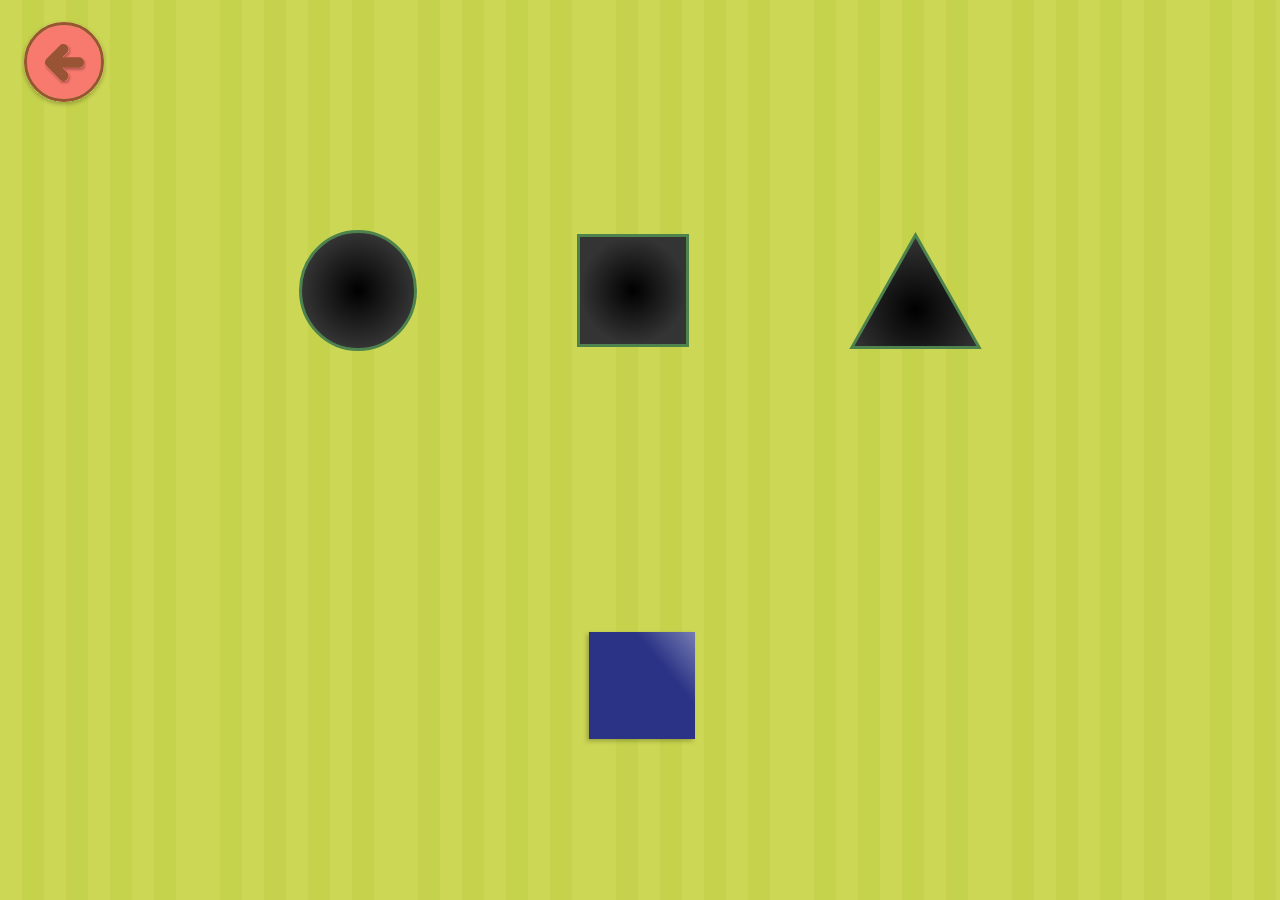
<file: drag-drop.html>
<html>

<head>
  <meta charset="UTF-8">
  <meta http-equiv="X-UA-Compatible" content="IE=edge">
  <meta name="viewport" content="width=device-width, initial-scale=1.0">
  <title>GeoPlay</title>
  <link rel="shortcut icon" href="assets/interface/favicon.ico" type="image/x-icon" />
  <link rel="stylesheet" href="css/drag-drop.css">
</head>

<body ontouchstart="dragStart(event)" ontouchmove="drag(event)" ontouchend="drop(event)">
  <a href="selecaoJogos.html">
    <img class="voltar" src="assets/interface/toBack.svg" alt="">
  </a>
  <div class="conteudo">
    <div class="drops">
      <div class="dropzone circulo">
        <img class="" src="img/circulo.svg" alt="">
      </div>
      <div class="dropzone quadrado">
        <img class="" src="img/quadrado.svg" alt="">
      </div>
      <div class="dropzone triangulo">
        <img class="" src="img/triangulo.svg" alt="">
      </div>
    </div>

    <div class="forma float">

    </div>
  </div>

  <audio class="audio-acerto" src="assets/audio/correct.mp3"></audio>
  <audio class="audio-erro" src="assets/audio/error.wav"></audio>

  <script src="scripts/dragdrop.js"></script>
</body>

</html>
</file>
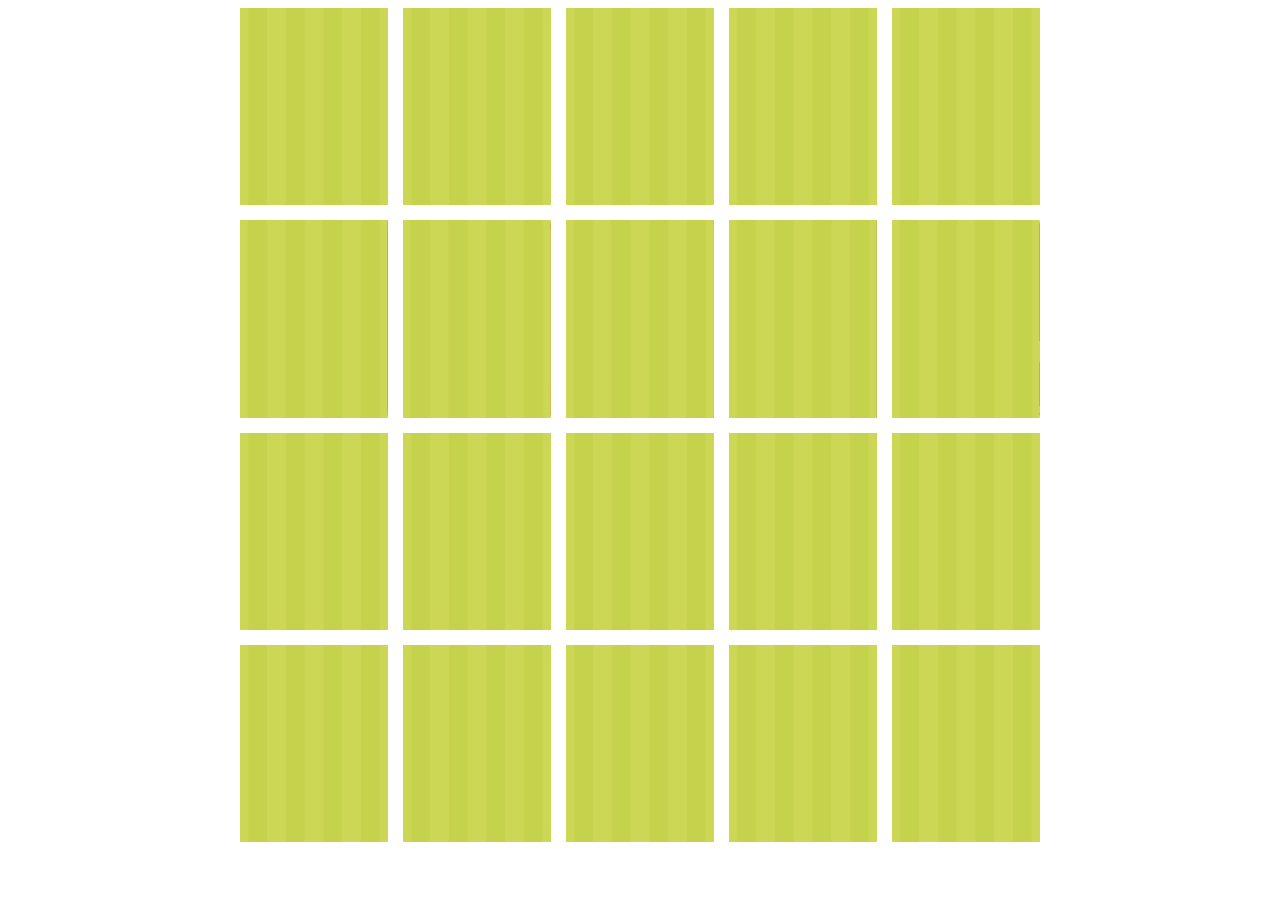
<file: memoria.html>
<!DOCTYPE html>
<html lang="pt-br">

<head>
  <meta charset="UTF-8">
  <meta http-equiv="X-UA-Compatible" content="IE=edge">
  <meta name="viewport" content="width=device-width, initial-scale=1.0">
  <link rel="stylesheet" href="css/memoria.css">

  <script defer src="scripts/memoria.js"></script>
  <title>Jogo da Memória</title>
</head>

<body>
  <div class="grid"></div>
</body>

</html>
</file>
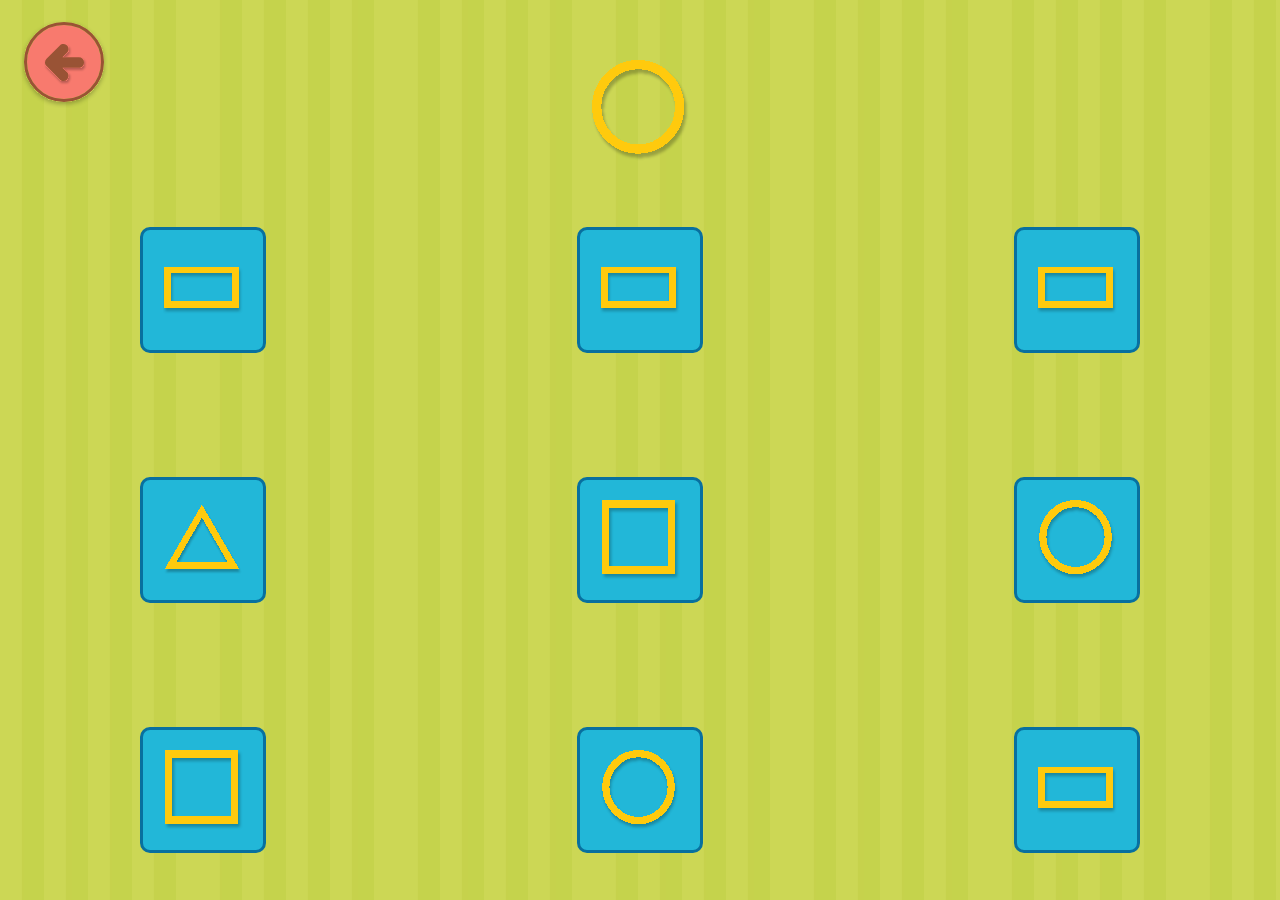
<file: selecaoFormas.html>
<!DOCTYPE html>
<html lang="pt-br">

<head>
  <meta charset="UTF-8">
  <meta http-equiv="X-UA-Compatible" content="IE=edge">
  <meta name="viewport" content="width=device-width, initial-scale=1.0">
  <title>GeoPlay</title>
  <link rel="shortcut icon" href="assets/interface/favicon.ico" type="image/x-icon" />
  <link rel="stylesheet" href="css/selecaoFormas.css">
</head>

<body>
  <a href="selecaoJogos.html">
    <img class="voltar" src="assets/interface/toBack.svg" alt="">
  </a>
  <div class="layout">
    <div class="botao" id="referencia">

    </div>
  </div>

  <div class="grid">
    <!-- ver um jeito de chamar o svg-->
  </div>


  <audio class="erro-audio" src="assets/audio/error.wav"></audio>
  <audio class="correto-audio" src="assets/audio/correct.mp3"></audio>
  <script src="scripts/selecaoFormas.js"></script>
</body>

</html>
</file>
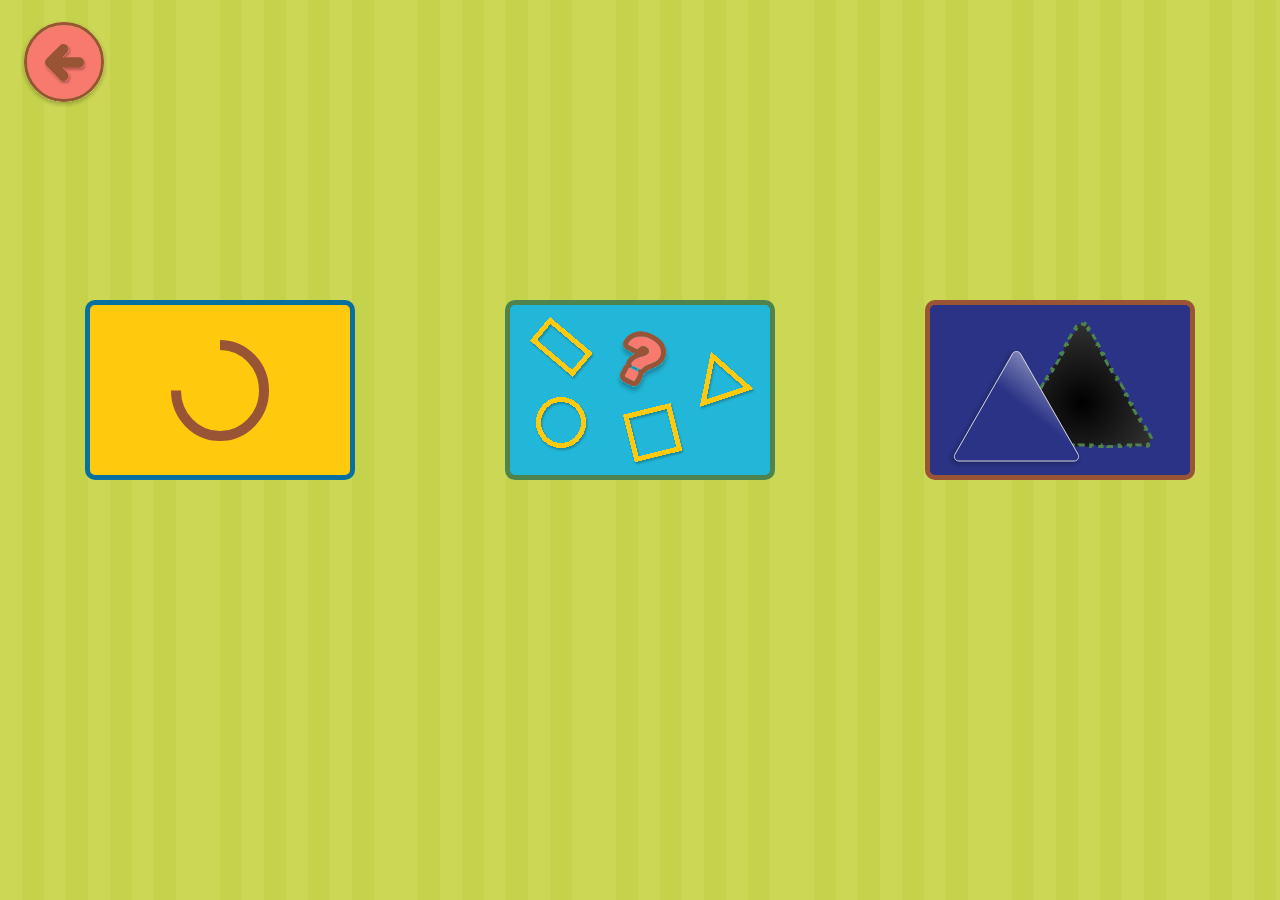
<file: selecaoJogos.html>
<!DOCTYPE html>
<html lang="pt-br">

<head>
  <meta charset="UTF-8">
  <meta http-equiv="X-UA-Compatible" content="IE=edge">
  <meta name="viewport" content="width=device-width, initial-scale=1.0">
  <title>GeoPlay - Jogos</title>
  <link rel="shortcut icon" href="assets/interface/favicon.ico" type="image/x-icon" />
  <link rel="stylesheet" href="css/selecaoJogos.css">
</head>

<body>
  <div>
    <a href="index.html">
      <img class="voltar" src="assets/interface/toBack.svg" alt="">
    </a>
  </div>
  <div class="conteudo">
    <div class='miniatura'><a href="drawShape.html"><img src="assets/miniaturas/jogo1.svg" alt=""></a></div>
    <div class='miniatura'><a href="selecaoFormas.html"><img src="assets/miniaturas/jogo2.svg" alt=""></a></div>
    <div class='miniatura'><a href="drag-drop.html"><img src="assets/miniaturas/jogo3.svg" alt=""></a></div>
  </div>
</body>

</html>
</file>
<file: css/drag-drop.css>
/* Página Drag Drop */
html, body {
  width: 100%;
  height: 100%;
  margin: 0px;
  /* overflow: hidden; */
}

body {
  background-image: url(../assets/interface/background.jpg);
}

.voltar {
  margin-top: 20px;
  margin-left: 20px;
  position: absolute;
}

.conteudo {
  display: grid;
  align-items: center;
  height: 100%;
  grid-template-rows: 70% 30%;
}

.drops {
  display: flex;
  gap: 100px;
  margin: 0px auto;
  max-height: 500px;
  justify-content: space-between;
  align-items: center;
  margin-bottom: 50px;
}

.dropzone {
  padding: 30px;
}

.forma {
  align-self: baseline;
  display: flex;
}

.float {
  animation: float 2s ease-in-out infinite;
}

@keyframes float{
  0% {
    transform: translatey(0px);
  }
  50% {
    transform: translatey(-10px);
  }
}


.forma img {
  margin: 0 auto;
}

@media (max-height: 500px) {
  .voltar {
    width: 50px;
    margin: 10px;
  }
  .drops {
    gap: 50px;
    margin: 0px auto;
    margin-bottom: 0px;
  }
  .dropzone img{
    width: 90px;
  }
  .forma img{
    width: 90px;
  }
  .triangulo img{
    width: 100px;
  }
}
</file>
<file: css/memoria.css>
.grid {
  display: grid;
  grid-template-columns: repeat(5, 1fr);
  gap: 15px;
  width: 100%;
  max-width: 800px;
  margin: 0 auto;
}
.card {
  width: 100%;
  aspect-ratio: 3/4;
  background: #333;
  border-radius: 5px;
  position: relative;
  transition: all 400ms ease;
  transform-style: preserve-3d;
}

.face {
  width: 100%;
  height: 100%;
  position: absolute;
  background-size: cover;
  background-position: center;
  transition: all 400ms ease;
}

.front {
  transform: rotateY(180deg);
}
.back {
  background-image: url(../assets/interface/background.jpg);
  backface-visibility: hidden;
}

.reveal-card{
  transform: rotateY(180deg);
}
.disabled-card {
  filter: saturate(0);
  opacity: 0.5;
}
</file>
<file: css/selecaoFormas.css>
/* página selecaoFormas */
html, body {
  width: 100%;
  height: 100%;
  margin: 0px;
  /* overflow: hidden; */
}

body {
  background-image: url(../assets/interface/background.jpg);
  display: grid;
  grid-template-rows: 5% 15% 80%;
}

.voltar {
  margin-top: 20px;
  margin-left: 20px;
  position: absolute;
}

.layout {
  display: flex;
  justify-content: center;
  align-items: center;
  /* background: yellow; */
}
.layout img{
  width: 100px;
}

.grid {
  display: grid;
  grid-template-columns: repeat(3, minmax(50px, 1fr));
  grid-template-rows: repeat(3, minmax(50px, 1fr));
  width: 100%;
  min-width: 600px;
  margin: 0 auto;
  gap: 30px;
  align-items: center;
  /* background: red; */
}
.sair-animacao{
  animation: sair 1s ease-in-out;
}
.entrar-animacao{
  animation: entrar 1s ease-in-out;
}

@keyframes sair{
  0% {
    transform: translatey(0px);
  }
  100% {
    transform: translatey(1000px);
  }
}

@keyframes entrar{
  0% {
    transform: translateY(1000px);
  }
  100% {
    transform: translateY(0px);
  }
}

.card {
  display: flez;
  justify-content: center;
  align-self: center;
  margin: 0 auto;
  background: #22B7D8;
  width: 80px;
  height: 80px;
  padding: 20px;
  border-radius: 10px;
  border: 3px solid #08709F;
}

.card img{
  width: 100%;
  height: 100%;
}

.selecionado {
  border: 5px solid #4B9614;
  background: #4B9614;
}

@media (max-height: 500px) {
  .voltar {
    width: 50px;
    margin: 10px;
  }
  .layout img{
    width: 50px;
  }
  .grid{
    grid-template-columns: repeat(3, minmax(30px, 1fr));
    grid-template-rows: repeat(3, minmax(30px, 1fr));
    gap: 0px;
    margin-bottom: 20px;
  }
  .card{
    height: 40px;
    width: 40px;
    padding: 10px;
  }

}
</file>
<file: css/selecaoJogos.css>
html,
body {
  height: 100%;
}

body {
  background-image: url(../assets/interface/background.jpg);
  display: grid;
  grid-template-rows: 300px;
  margin: 0px 20px;
}

.voltar {
  margin-top: 20px;
  position: absolute;
}

.conteudo {
  align-self: start;
  display: grid;
  grid-template-columns: repeat(3, 1fr);
  align-items: top;
  gap: 20px;
}

.miniatura {
  padding: 0px;
  margin: 0px;
  display: grid;
  justify-content: center;
  min-width: 100px;
  transform: translatey(0px);
  animation: float 3s ease-in-out infinite;
}

@keyframes float {
  0% {
    transform: translatey(0px);
  }

  50% {
    transform: translatey(-5px);
  }
}

@media (max-height: 500px) {
  body {
    grid-template-rows: 120px;
  }

  .voltar {
    width: 50px;
    margin: 10px;
  }

  .miniatura img {
    width: 200px;
  }
}
</file>
